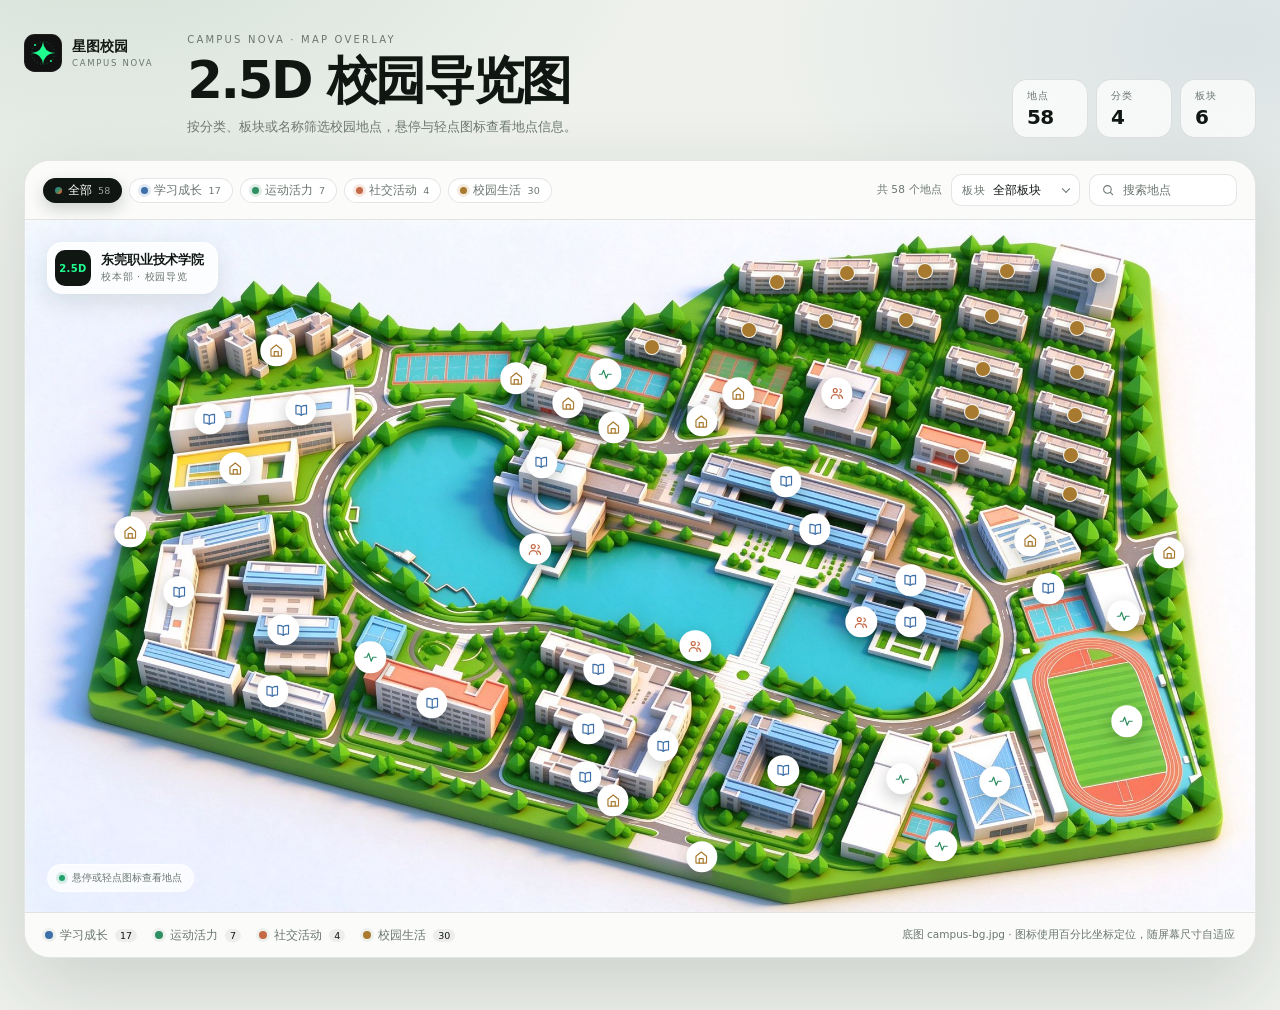
<file: campus-map.html>
<!doctype html>
<html lang="zh-CN">
<head>
  <meta charset="UTF-8">
  <meta name="viewport" content="width=device-width, initial-scale=1, viewport-fit=cover">
  <meta name="theme-color" content="#EEF1EC">
  <meta name="description" content="星图校园 2.5D 校园导览图：在静态底图上按百分比坐标标注校园地点。">
  <title>校园导览图 · 星图校园</title>
  <link rel="icon" type="image/svg+xml" href="assets/logo-mark.svg?v=2">
  <link rel="stylesheet" href="css/campus-map.css">
</head>
<body>
  <div class="page">
    <header class="page-head">
      <a class="brand" href="index.html">
        <img src="assets/logo-mark.svg?v=2" width="38" height="38" alt="">
        <span><strong>星图校园</strong><small>CAMPUS NOVA</small></span>
      </a>

      <div class="head-copy">
        <p class="eyebrow">CAMPUS NOVA · MAP OVERLAY</p>
        <h1>2.5D 校园导览图</h1>
        <p class="lead">按分类、板块或名称筛选校园地点，悬停与轻点图标查看地点信息。</p>
      </div>

      <dl class="head-stats" aria-label="地图数据概览">
        <div><dt>地点</dt><dd id="stat-total">—</dd></div>
        <div><dt>分类</dt><dd id="stat-categories">—</dd></div>
        <div><dt>板块</dt><dd id="stat-zones">—</dd></div>
      </dl>
    </header>

    <main>
      <section class="map-card" aria-labelledby="map-title">
        <h2 class="sr-only" id="map-title">东莞职业技术学院校本部校园地图</h2>

        <div class="map-tools">
          <div class="chips" id="category-chips" role="group" aria-label="按地点分类筛选"></div>
          <div class="tool-right">
            <span class="filter-summary" id="filter-summary" aria-live="polite">—</span>
            <label class="zone-filter">
              <span>板块</span>
              <select id="zone-select" aria-label="按板块筛选"></select>
            </label>
            <label class="search-filter">
              <svg viewBox="0 0 24 24" fill="none" stroke="currentColor" stroke-width="1.8" stroke-linecap="round" aria-hidden="true"><circle cx="11" cy="11" r="6.5"/><path d="m16 16 4 4"/></svg>
              <input id="poi-search" type="search" placeholder="搜索地点" autocomplete="off">
            </label>
          </div>
        </div>

        <div class="map-viewport">
          <div class="map-frame">
            <img class="map-bg" src="assets/campus-bg.jpg" alt="东莞职业技术学院校本部 2.5D 等距校园地图" draggable="false" decoding="async" fetchpriority="high">
            <div class="poi-layer" id="poi-layer"></div>

            <div class="map-badge" aria-hidden="true">
              <span>2.5D</span>
              <div><strong>东莞职业技术学院</strong><small>校本部 · 校园导览</small></div>
            </div>
            <div class="map-hint" aria-hidden="true"><i></i><span class="hint-desktop">悬停或轻点图标查看地点</span><span class="hint-touch">左右滑动查看 · 轻点图标</span></div>
          </div>
        </div>

        <footer class="map-foot">
          <div class="legend" id="legend" aria-label="地点分类图例"></div>
          <p>底图 campus-bg.jpg · 图标使用百分比坐标定位，随屏幕尺寸自适应</p>
        </footer>
      </section>
    </main>
  </div>

  <noscript><p class="map-error">请启用 JavaScript 以渲染校园地点图标。</p></noscript>
  <script src="js/campus-map.js" defer></script>
</body>
</html>
</file>
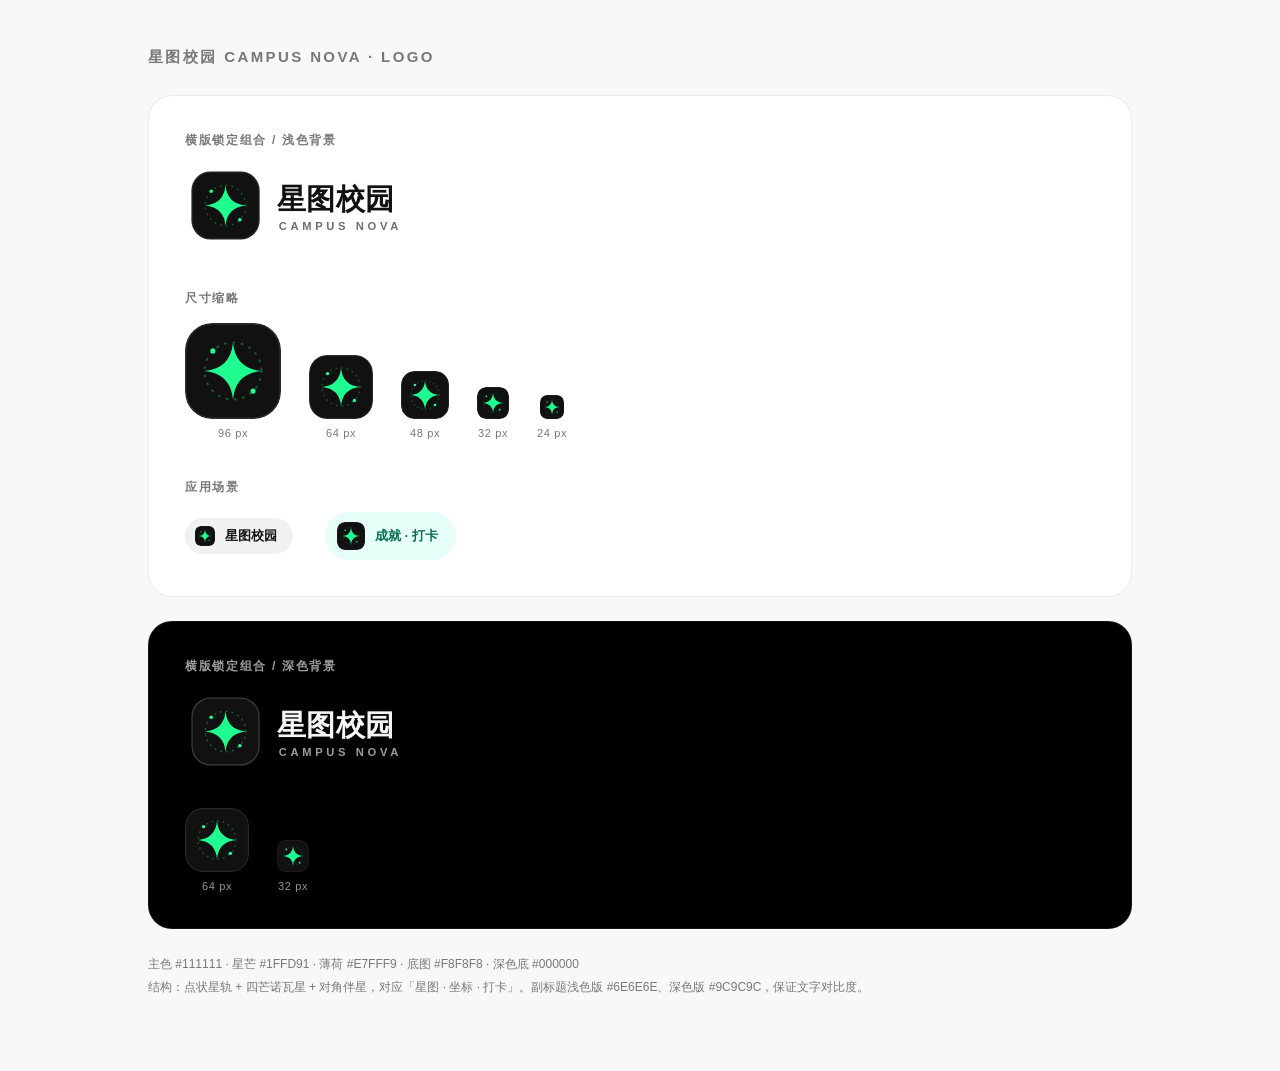
<file: logo-preview.html>
<!DOCTYPE html>
<html lang="zh-CN">
<head>
<meta charset="UTF-8">
<meta name="viewport" content="width=device-width, initial-scale=1">
<title>星图校园 · Logo 预览</title>
<style>
  :root{
    --ink:#111111; --muted:#787878; --line:rgba(0,0,0,.08);
    --ivory:#F8F8F8; --dark:#000000; --dark-surface:#141414; --dark-text:#F5F5F5;
  }
  *{box-sizing:border-box}
  body{margin:0;font-family:"Microsoft YaHei UI","PingFang SC","Noto Sans SC",sans-serif;background:var(--ivory);color:var(--ink)}
  .wrap{max-width:1040px;margin:0 auto;padding:48px 28px 72px}
  h1{font-size:15px;letter-spacing:.16em;text-transform:uppercase;color:var(--muted);font-weight:700;margin:0 0 28px}
  section{border-radius:24px;padding:36px;margin-bottom:24px;border:1px solid var(--line)}
  .light{background:#fff}
  .dark{background:var(--dark);border-color:rgba(255,255,255,.08);color:var(--dark-text)}
  .row{display:flex;flex-wrap:wrap;align-items:center;gap:32px}
  .label{font-size:12px;letter-spacing:.14em;text-transform:uppercase;color:var(--muted);font-weight:700;margin:0 0 16px}
  .dark .label{color:#9C9C9C}
  .lockup{width:min(320px,100%);height:auto}
  .sizes{display:flex;align-items:flex-end;gap:28px;flex-wrap:wrap}
  .sizes figure{margin:0;text-align:center}
  .sizes img{display:block;margin:0 auto 8px;border-radius:28%}
  .sizes figcaption{font-size:11px;color:var(--muted);letter-spacing:.06em}
  .tab{display:inline-flex;align-items:center;gap:10px;padding:8px 16px 8px 10px;border-radius:999px;background:#F1F1F1;color:#111;font-size:13px;font-weight:700}
  .tab img{width:20px;height:20px;border-radius:28%}
  .chip-mint{display:inline-flex;align-items:center;gap:10px;padding:10px 18px 10px 12px;border-radius:999px;background:#E7FFF9;color:#07714F;font-size:13px;font-weight:700}
  .chip-mint img{width:28px;height:28px;border-radius:28%}
  footer{margin-top:8px;font-size:12px;color:var(--muted);line-height:1.9}
</style>
</head>
<body>
<div class="wrap">
  <h1>星图校园 Campus Nova · Logo</h1>

  <section class="light">
    <p class="label">横版锁定组合 / 浅色背景</p>
    <img class="lockup" src="assets/logo-lockup.svg" alt="星图校园 Campus Nova 横版 Logo">

    <p class="label" style="margin-top:40px">尺寸缩略</p>
    <div class="sizes">
      <figure><img src="assets/logo-mark.svg" width="96" height="96" alt=""><figcaption>96 px</figcaption></figure>
      <figure><img src="assets/logo-mark.svg" width="64" height="64" alt=""><figcaption>64 px</figcaption></figure>
      <figure><img src="assets/logo-mark.svg" width="48" height="48" alt=""><figcaption>48 px</figcaption></figure>
      <figure><img src="assets/logo-mark.svg" width="32" height="32" alt=""><figcaption>32 px</figcaption></figure>
      <figure><img src="assets/logo-mark.svg" width="24" height="24" alt=""><figcaption>24 px</figcaption></figure>
    </div>

    <p class="label" style="margin-top:40px">应用场景</p>
    <div class="row">
      <span class="tab"><img src="assets/logo-mark.svg" alt="">星图校园</span>
      <span class="chip-mint"><img src="assets/logo-mark.svg" alt="">成就 · 打卡</span>
    </div>
  </section>

  <section class="dark">
    <p class="label">横版锁定组合 / 深色背景</p>
    <img class="lockup" src="assets/logo-lockup-dark.svg" alt="星图校园 Campus Nova 横版 Logo（深色版）">
    <div class="sizes" style="margin-top:32px">
      <figure><img src="assets/logo-mark.svg" width="64" height="64" alt=""><figcaption style="color:#8A9B93">64 px</figcaption></figure>
      <figure><img src="assets/logo-mark.svg" width="32" height="32" alt=""><figcaption style="color:#8A9B93">32 px</figcaption></figure>
    </div>
  </section>

  <footer>
    主色 #111111 · 星芒 #1FFD91 · 薄荷 #E7FFF9 · 底图 #F8F8F8 · 深色底 #000000<br>
    结构：点状星轨 + 四芒诺瓦星 + 对角伴星，对应「星图 · 坐标 · 打卡」。副标题浅色版 #6E6E6E、深色版 #9C9C9C，保证文字对比度。
  </footer>
</div>
</body>
</html>
</file>
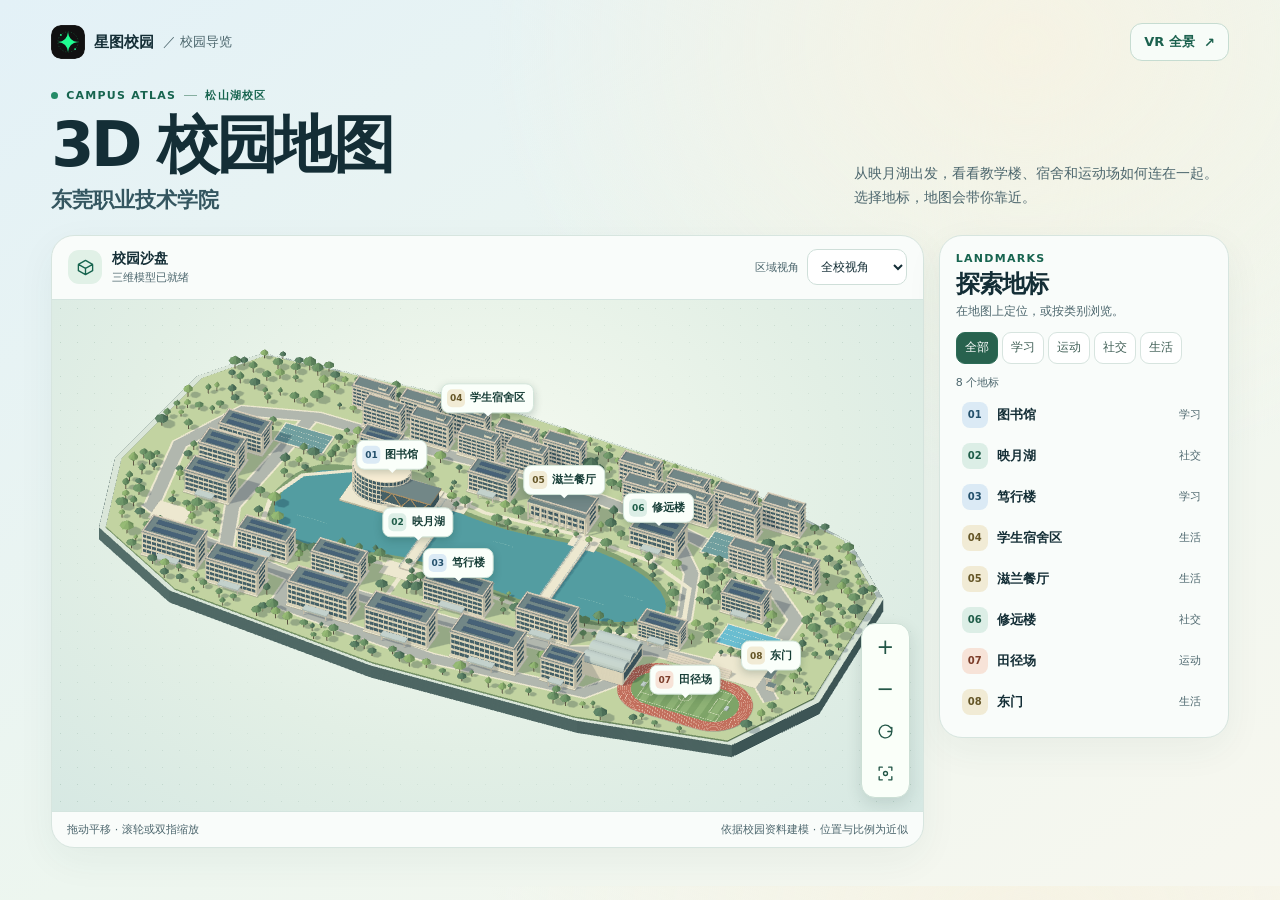
<file: map3d.html>
<!doctype html>
<html lang="zh-CN">
<head>
  <meta charset="utf-8">
  <meta name="viewport" content="width=device-width, initial-scale=1">
  <meta name="theme-color" content="#eef6f2">
  <title>3D 校园地图 · 星图校园</title>
  <script src="js/theme.js?v=1"></script>
  <link rel="icon" type="image/svg+xml" href="assets/logo-mark.svg?v=2">
  <link rel="stylesheet" href="css/map3d.css?v=2">
  <script type="importmap">
    { "imports": { "three": "./vendor/three/three.module.js" } }
  </script>
  <script type="module" src="js/map3d/page.js?v=2"></script>
</head>
<body>
  <main class="atlas">
    <nav class="atlas-nav" aria-label="校园导览">
      <a class="atlas-brand" href="panorama.html"><img src="assets/logo-mark.svg?v=2" alt="" width="34" height="34"> 星图校园 <span>／ 校园导览</span></a>
      <a class="atlas-vr" href="panorama.html#vr-tour">VR 全景 <span aria-hidden="true">↗</span></a>
    </nav>

    <header class="atlas-header">
      <div>
        <p class="atlas-kicker"><span></span> CAMPUS ATLAS <span class="kicker-divider"></span> 松山湖校区</p>
        <h1>3D 校园地图</h1>
        <p class="atlas-school">东莞职业技术学院</p>
      </div>
      <p class="atlas-intro">从映月湖出发，看看教学楼、宿舍和运动场如何连在一起。选择地标，地图会带你靠近。</p>
    </header>

    <div class="atlas-workspace">
      <section class="atlas-map" aria-label="校园三维沙盘">
        <div class="atlas-map-bar">
          <div class="atlas-map-title"><span class="atlas-model-icon" aria-hidden="true"><svg viewBox="0 0 24 24"><path d="m12 3 9 5v8l-9 5-9-5V8zM3 8l9 5 9-5m-9 5v8"/></svg></span><span><strong>校园沙盘</strong><small id="map-status" role="status">正在加载 3D 模型</small></span></div>
          <label class="atlas-zone">区域视角<select id="zone" disabled><option value="">全校视角</option></select></label>
        </div>

        <div class="map-stage" id="stage">
          <img class="atlas-preview" src="assets/campus3d/overview.webp" alt="松山湖校区三维模型预览" width="1280" height="780" draggable="false">
          <div class="atlas-controls" id="map-controls" aria-label="地图控制" hidden>
            <button type="button" id="zoom-in" aria-label="放大" title="放大">+</button>
            <button type="button" id="zoom-out" aria-label="缩小" title="缩小">−</button>
            <button type="button" id="rotate-view" aria-label="旋转视角" title="旋转 45°"><svg viewBox="0 0 24 24" aria-hidden="true"><path d="M20 7v5h-5M20 12a8 8 0 1 1-2.1-5.4L20 9"/></svg></button>
            <button type="button" id="zoom-reset" aria-label="重置视角" title="重置视角"><svg viewBox="0 0 24 24" aria-hidden="true"><path d="M8 4H4v4m12-4h4v4M4 16v4h4m12-4v4h-4"/><circle cx="12" cy="12" r="2.5"/></svg></button>
          </div>
        </div>

        <footer class="atlas-map-footer">
          <span id="map-hint">拖动平移 · 滚轮或双指缩放</span>
          <span>依据校园资料建模 · 位置与比例为近似</span>
        </footer>
      </section>

      <aside class="atlas-guide" aria-labelledby="guide-title">
        <div class="atlas-guide-heading">
          <p class="atlas-kicker">LANDMARKS</p>
          <h2 id="guide-title">探索地标</h2>
          <p>在地图上定位，或按类别浏览。</p>
        </div>
        <div class="atlas-filters" id="filters" role="group" aria-label="地标类别"></div>
        <div class="atlas-detail" id="place-detail" aria-live="polite" hidden></div>
        <p class="atlas-list-count" id="result-count" aria-live="polite"></p>
        <ul class="atlas-places" id="places"></ul>
      </aside>
    </div>
    <noscript><p>启用 JavaScript 后可操作三维地图和地标列表。</p></noscript>
  </main>
</body>
</html>
</file>
<file: css/campus-map.css>
/* ============================================================
   校园 2.5D 底图叠加层
   坐标全部使用百分比，底图与图标层共用同一个等比容器
   ============================================================ */

:root {
  color-scheme: light;
  --paper: #EEF1EC;
  --surface: #FFFFFF;
  --surface-soft: rgba(255, 255, 255, .72);
  --ink: #101713;
  --muted: #6B766F;
  --line: rgba(16, 23, 19, .11);
  --shadow: 0 28px 80px rgba(28, 44, 35, .16);
  --font: "PingFang SC", "Microsoft YaHei", "Hiragino Sans GB", system-ui, -apple-system, sans-serif;
}

* { box-sizing: border-box; }

html, body { margin: 0; }

body {
  min-height: 100vh;
  color: var(--ink);
  font-family: var(--font);
  background:
    radial-gradient(900px 520px at 8% -8%, rgba(117, 168, 143, .22), transparent 62%),
    radial-gradient(760px 460px at 96% 4%, rgba(116, 151, 190, .16), transparent 60%),
    var(--paper);
  -webkit-font-smoothing: antialiased;
}

button { font: inherit; }

.sr-only {
  position: absolute;
  width: 1px;
  height: 1px;
  padding: 0;
  margin: -1px;
  overflow: hidden;
  clip: rect(0, 0, 0, 0);
  white-space: nowrap;
  border: 0;
}

.page {
  width: min(1400px, calc(100% - 48px));
  margin: 0 auto;
  padding: 34px 0 52px;
}

/* ---------- 页头 ---------- */
.page-head {
  display: grid;
  grid-template-columns: auto minmax(0, 1fr) auto;
  align-items: end;
  gap: 34px;
  margin-bottom: 22px;
}

.brand {
  display: inline-flex;
  align-items: center;
  gap: 10px;
  align-self: start;
  color: inherit;
  text-decoration: none;
}

.brand img { display: block; width: 38px; height: 38px; }

.brand strong {
  display: block;
  font-size: 14px;
  letter-spacing: -.01em;
}

.brand small {
  display: block;
  margin-top: 2px;
  color: var(--muted);
  font-size: 8.5px;
  letter-spacing: .2em;
}

.eyebrow {
  margin: 0;
  color: var(--muted);
  font-size: 10px;
  letter-spacing: .22em;
}

.head-copy h1 {
  margin: 9px 0 10px;
  font-size: clamp(32px, 4vw, 54px);
  font-weight: 700;
  line-height: 1.02;
  letter-spacing: -.045em;
}

.lead {
  max-width: 560px;
  margin: 0;
  color: var(--muted);
  font-size: 13px;
  line-height: 1.7;
}

.head-stats {
  display: flex;
  gap: 8px;
  margin: 0;
}

.head-stats div {
  min-width: 76px;
  padding: 10px 14px;
  border: 1px solid var(--line);
  border-radius: 15px;
  background: var(--surface-soft);
  backdrop-filter: blur(12px);
}

.head-stats dt {
  color: var(--muted);
  font-size: 9.5px;
  letter-spacing: .14em;
}

.head-stats dd {
  margin: 4px 0 0;
  font-size: 20px;
  font-weight: 700;
  line-height: 1;
  letter-spacing: -.03em;
}

/* ---------- 地图卡片 ---------- */
.map-card {
  overflow: hidden;
  border: 1px solid var(--line);
  border-radius: 26px;
  background: var(--surface);
  box-shadow: var(--shadow);
}

/* ---------- 筛选工具栏 ---------- */
.map-tools {
  display: flex;
  align-items: center;
  justify-content: space-between;
  gap: 14px;
  padding: 13px 18px;
  border-bottom: 1px solid var(--line);
  background: rgba(251, 252, 250, .92);
}

.chips {
  display: flex;
  flex-wrap: wrap;
  gap: 7px;
  min-width: 0;
}

.chip {
  display: inline-flex;
  align-items: center;
  gap: 6px;
  padding: 6px 11px;
  border: 1px solid var(--line);
  border-radius: 999px;
  background: var(--surface);
  color: var(--muted);
  font-size: 11.5px;
  line-height: 1;
  white-space: nowrap;
  cursor: pointer;
  transition: color .18s ease, background .18s ease, border-color .18s ease, box-shadow .18s ease;
}

.chip:hover {
  border-color: var(--border-strong, rgba(16, 23, 19, .24));
  color: var(--ink);
}

.chip:focus-visible {
  outline: 2px solid var(--ink);
  outline-offset: 2px;
}

.chip i {
  width: 7px;
  height: 7px;
  border-radius: 50%;
  background: var(--poi, var(--muted));
  box-shadow: 0 0 0 3px color-mix(in srgb, var(--poi, transparent) 16%, transparent);
}

.chip em {
  color: var(--muted);
  font-size: 9.5px;
  font-style: normal;
  letter-spacing: .02em;
}

.chip.active {
  border-color: transparent;
  background: var(--ink);
  color: #FFF;
  box-shadow: 0 6px 16px rgba(16, 23, 19, .2);
}

.chip.active em { color: rgba(255, 255, 255, .6); }

.chip.chip-all i {
  background: linear-gradient(135deg, #3E6FA8, #2F8F63 45%, #C46A46 78%, #A87A2F);
}

.tool-right {
  display: flex;
  align-items: center;
  gap: 9px;
  flex: none;
}

.filter-summary {
  color: var(--muted);
  font-size: 10.5px;
  letter-spacing: .02em;
  white-space: nowrap;
  font-variant-numeric: tabular-nums;
}

.zone-filter {
  position: relative;
  display: inline-flex;
  align-items: center;
  gap: 7px;
  padding: 0 10px;
  height: 32px;
  border: 1px solid var(--line);
  border-radius: 10px;
  background: var(--surface);
  color: var(--muted);
  font-size: 11px;
}

.zone-filter > span {
  letter-spacing: .08em;
  pointer-events: none;
}

.zone-filter select {
  max-width: 132px;
  padding: 0 16px 0 0;
  border: 0;
  background: transparent;
  color: var(--ink);
  font: inherit;
  font-size: 11.5px;
  cursor: pointer;
  appearance: none;
  -webkit-appearance: none;
  outline: none;
}

.zone-filter::after {
  content: "";
  position: absolute;
  right: 10px;
  top: 50%;
  width: 5px;
  height: 5px;
  border-right: 1.4px solid var(--muted);
  border-bottom: 1.4px solid var(--muted);
  transform: translateY(-70%) rotate(45deg);
  pointer-events: none;
}

.search-filter {
  display: inline-flex;
  align-items: center;
  gap: 6px;
  height: 32px;
  padding: 0 11px;
  border: 1px solid var(--line);
  border-radius: 10px;
  background: var(--surface);
  transition: border-color .18s ease, box-shadow .18s ease;
}

.search-filter:focus-within {
  border-color: var(--ink);
  box-shadow: 0 0 0 3px rgba(16, 23, 19, .07);
}

.search-filter svg {
  flex: none;
  width: 14px;
  height: 14px;
  color: var(--muted);
}

.search-filter input {
  width: 104px;
  min-width: 0;
  border: 0;
  background: transparent;
  color: var(--ink);
  font: inherit;
  font-size: 11.5px;
  outline: none;
}

.search-filter input::placeholder { color: var(--muted); }

.map-viewport {
  overflow-x: auto;
  overflow-y: hidden;
  -webkit-overflow-scrolling: touch;
  scrollbar-width: thin;
}

.map-frame {
  position: relative;
  aspect-ratio: 2200 / 1238;
  background: #DDE8E4;
}

.map-bg {
  position: absolute;
  inset: 0;
  display: block;
  width: 100%;
  height: 100%;
  object-fit: fill;
  user-select: none;
  -webkit-user-drag: none;
}

/* 图标层与底图严格同尺寸，百分比坐标才能对齐 */
.poi-layer {
  position: absolute;
  inset: 0;
  z-index: 2;
}

.map-badge {
  position: absolute;
  top: clamp(12px, 1.8vw, 22px);
  left: clamp(12px, 1.8vw, 22px);
  z-index: 3;
  display: flex;
  align-items: center;
  gap: 10px;
  padding: 7px 13px 7px 7px;
  border: 1px solid rgba(255, 255, 255, .62);
  border-radius: 15px;
  background: rgba(255, 255, 255, .78);
  box-shadow: 0 8px 24px rgba(20, 38, 28, .12);
  backdrop-filter: blur(14px);
  pointer-events: none;
}

.map-badge > span {
  display: grid;
  place-items: center;
  width: 36px;
  height: 36px;
  border-radius: 10px;
  background: var(--ink);
  color: #1FFD91;
  font-size: 10px;
  font-weight: 800;
  letter-spacing: .04em;
}

.map-badge strong {
  display: block;
  font-size: 12.5px;
  letter-spacing: -.01em;
}

.map-badge small {
  display: block;
  margin-top: 2px;
  color: var(--muted);
  font-size: 9.5px;
  letter-spacing: .08em;
}

.map-hint {
  position: absolute;
  bottom: clamp(12px, 1.8vw, 20px);
  left: clamp(12px, 1.8vw, 22px);
  z-index: 3;
  display: inline-flex;
  align-items: center;
  gap: 7px;
  padding: 6px 11px;
  border: 1px solid rgba(255, 255, 255, .6);
  border-radius: 999px;
  background: rgba(255, 255, 255, .74);
  color: var(--muted);
  font-size: 10px;
  backdrop-filter: blur(12px);
  pointer-events: none;
}

.map-hint i {
  width: 6px;
  height: 6px;
  border-radius: 50%;
  background: #1FA36B;
  box-shadow: 0 0 0 3px rgba(31, 163, 107, .16);
}

.hint-touch { display: none; }

/* ---------- POI 悬浮图标 ---------- */
.poi {
  --pin: clamp(24px, 2.45vw, 38px);
  position: absolute;
  z-index: 1;
  width: var(--pin);
  height: var(--pin);
  padding: 0;
  border: 0;
  border-radius: 50%;
  background: none;
  transform: translate(-50%, -50%);
  cursor: pointer;
  -webkit-tap-highlight-color: transparent;
}

.poi[data-category="学习成长"] { --poi: #3E6FA8; }
.poi[data-category="运动活力"] { --poi: #2F8F63; }
.poi[data-category="社交活动"] { --poi: #C46A46; }
.poi[data-category="校园生活"] { --poi: #A87A2F; }

/* 次级地点（如各栋宿舍）：用小圆点表示，避免密集区域图标互相压盖 */
.poi--minor {
  --pin: clamp(13px, 1.25vw, 19px);
}

.poi--minor .poi-pin {
  background: var(--poi);
  border-width: 1.5px;
  box-shadow: 0 3px 9px rgba(12, 22, 16, .3);
}

.poi--minor .poi-pin::after { display: none; }

.poi--minor:hover .poi-pin,
.poi--minor.is-open .poi-pin {
  transform: scale(1.28);
}

/* 被筛选条件排除的地点：保留位置，但明显淡出且不可点击 */
.poi.is-muted {
  opacity: .16;
  pointer-events: none;
  filter: grayscale(1);
}

.poi {
  transition: opacity .22s ease, filter .22s ease;
}

.poi-pin {
  position: relative;
  display: grid;
  place-items: center;
  width: 100%;
  height: 100%;
  border: 1.5px solid rgba(255, 255, 255, .92);
  border-radius: 50%;
  background: #FFF;
  color: var(--poi);
  box-shadow:
    0 5px 16px rgba(12, 22, 16, .24),
    0 1px 0 rgba(255, 255, 255, .9) inset;
  transition: transform .2s cubic-bezier(.2, .8, .2, 1), box-shadow .2s ease;
}

.poi-pin svg {
  display: block;
  width: 54%;
  height: 54%;
}

/* 呼吸环：让图标在复杂底图上更容易被注意到 */
.poi-pin::after {
  content: "";
  position: absolute;
  inset: -5px;
  border: 1.5px solid var(--poi);
  border-radius: inherit;
  opacity: 0;
  animation: poi-pulse 4.2s ease-out infinite;
  animation-delay: var(--delay, 0s);
}

@keyframes poi-pulse {
  0% { transform: scale(.72); opacity: .42; }
  55% { opacity: 0; }
  100% { transform: scale(1.34); opacity: 0; }
}

.poi:hover,
.poi.is-open { z-index: 60; }

.poi:hover .poi-pin,
.poi.is-open .poi-pin {
  transform: scale(1.14);
  box-shadow:
    0 9px 24px rgba(12, 22, 16, .3),
    0 1px 0 rgba(255, 255, 255, .9) inset;
}

.poi:focus { outline: none; }

.poi:focus-visible .poi-pin {
  outline: 2px solid #FFF;
  outline-offset: 2px;
  box-shadow: 0 0 0 5px var(--poi), 0 9px 24px rgba(12, 22, 16, .28);
}

/* ---------- 悬浮信息卡 ---------- */
.poi-tip {
  --tx: -50%;
  --arrow-left: 50%;
  position: absolute;
  bottom: calc(100% + 10px);
  left: 50%;
  width: max-content;
  max-width: min(230px, 60vw);
  padding: 10px 12px;
  border-radius: 13px;
  background: #111A15;
  color: #FFF;
  text-align: left;
  opacity: 0;
  visibility: hidden;
  pointer-events: none;
  transform: translate(var(--tx), 6px);
  box-shadow: 0 14px 34px rgba(0, 0, 0, .28);
  transition: opacity .18s ease, transform .18s ease, visibility .18s;
}

.poi-tip::after {
  content: "";
  position: absolute;
  bottom: -5px;
  left: var(--arrow-left);
  width: 10px;
  height: 10px;
  border-radius: 2px;
  background: #111A15;
  transform: translateX(-50%) rotate(45deg);
}

.tip-zone {
  display: block;
  color: rgba(255, 255, 255, .52);
  font-size: 9.5px;
  letter-spacing: .14em;
}

.poi-tip strong {
  display: block;
  margin-top: 3px;
  font-size: 13px;
  font-weight: 700;
  line-height: 1.25;
  white-space: nowrap;
}

.tip-cat {
  display: inline-flex;
  align-items: center;
  gap: 5px;
  margin-top: 7px;
  color: rgba(255, 255, 255, .72);
  font-size: 10px;
}

.tip-cat i {
  width: 6px;
  height: 6px;
  border-radius: 50%;
  background: var(--poi);
}

/* 靠近边缘时自动翻转方向，避免被地图容器裁切 */
.poi.tip-start .poi-tip {
  --tx: 0;
  --arrow-left: 22px;
  left: -8px;
}

.poi.tip-end .poi-tip {
  --tx: -100%;
  --arrow-left: calc(100% - 22px);
  right: -8px;
  left: auto;
}

.poi.tip-below .poi-tip {
  top: calc(100% + 10px);
  bottom: auto;
  transform: translate(var(--tx), -6px);
}

.poi.tip-below .poi-tip::after {
  top: -5px;
  bottom: auto;
}

.poi:hover .poi-tip,
.poi:focus-visible .poi-tip,
.poi.is-open .poi-tip {
  opacity: 1;
  visibility: visible;
  transform: translate(var(--tx), 0);
}

/* ---------- 卡片底栏 ---------- */
.map-foot {
  display: flex;
  align-items: center;
  justify-content: space-between;
  gap: 18px;
  padding: 14px 20px;
  border-top: 1px solid var(--line);
  background: rgba(251, 252, 250, .9);
}

.legend {
  display: flex;
  flex-wrap: wrap;
  gap: 8px 18px;
}

.legend-item {
  display: inline-flex;
  align-items: center;
  gap: 7px;
  color: var(--muted);
  font-size: 11.5px;
}

.legend-item i {
  width: 8px;
  height: 8px;
  border-radius: 50%;
  background: var(--poi);
  box-shadow: 0 0 0 3px rgba(16, 23, 19, .05);
}

.legend-item em {
  padding: 1px 5px;
  border-radius: 999px;
  background: rgba(16, 23, 19, .06);
  color: var(--ink);
  font-size: 9.5px;
  font-style: normal;
}

.map-foot p {
  margin: 0;
  color: var(--muted);
  font-size: 10.5px;
  line-height: 1.5;
  text-align: right;
}

.map-error {
  position: absolute;
  top: 50%;
  left: 50%;
  z-index: 5;
  width: min(360px, 84%);
  margin: 0;
  padding: 16px 18px;
  border: 1px solid rgba(194, 55, 44, .2);
  border-radius: 14px;
  background: rgba(255, 255, 255, .94);
  color: #8C2C24;
  font-size: 12px;
  line-height: 1.7;
  text-align: center;
  transform: translate(-50%, -50%);
}

/* ---------- 响应式 ---------- */
@media (max-width: 900px) {
  .page {
    width: min(100% - 28px, 1400px);
    padding-top: 22px;
  }

  .page-head {
    grid-template-columns: 1fr auto;
    gap: 18px;
  }

  .head-copy {
    grid-column: 1 / -1;
    order: 3;
  }

  .head-stats {
    justify-self: end;
  }

  .head-copy h1 {
    font-size: clamp(30px, 8vw, 42px);
  }

  .map-card { border-radius: 20px; }

  .map-tools {
    flex-direction: column;
    align-items: stretch;
    gap: 10px;
    padding: 12px 14px;
  }

  /* 分类较多时横向滚动，避免挤出卡片 */
  .chips {
    flex-wrap: nowrap;
    overflow-x: auto;
    padding-bottom: 2px;
    scrollbar-width: none;
  }

  .chips::-webkit-scrollbar { display: none; }

  .tool-right {
    justify-content: flex-start;
    flex-wrap: wrap;
  }

  .search-filter { flex: 1 1 150px; }

  .search-filter input { width: 100%; }

  .map-foot {
    flex-direction: column;
    align-items: flex-start;
  }

  .map-foot p { text-align: left; }
}

@media (max-width: 560px) {
  .brand small { display: none; }

  .head-stats { gap: 6px; }

  .head-stats div {
    min-width: 56px;
    padding: 8px 10px;
  }

  .head-stats dd { font-size: 17px; }

  .map-badge {
    padding: 5px 10px 5px 5px;
    border-radius: 12px;
  }

  .map-badge > span {
    width: 30px;
    height: 30px;
    font-size: 8.5px;
  }

  .map-badge strong { font-size: 11.5px; }
  .map-badge small { display: none; }

  .poi-tip {
    max-width: 58vw;
    padding: 8px 10px;
    border-radius: 11px;
  }

  .poi-tip strong { font-size: 12px; }
  .tip-zone { font-size: 8.5px; }
  .tip-cat { margin-top: 5px; font-size: 9.5px; }

  .map-foot { padding: 12px 14px; }
  .legend { gap: 7px 14px; }
}

/* 窄屏下放大底图并允许横向平移，避免 36 个图标挤在极小区域 */
@media (max-width: 700px) {
  .map-frame { min-width: 780px; }
  .hint-desktop { display: none; }
  .hint-touch { display: inline; }
}

@media (prefers-reduced-motion: reduce) {
  .poi-pin::after { animation: none; }
  .poi-pin,
  .poi-tip,
  .poi { transition: none; }
}
</file>
<file: css/map3d.css>
:root {
  color-scheme: light;
  --ink: #142e36;
  --muted: #4c666d;
  --green: #17644f;
  --line: #d7e5df;
  font-family: "PingFang SC", "Microsoft YaHei", system-ui, sans-serif;
  color: var(--ink);
  background: radial-gradient(ellipse at 80% 5%, #f6f3e4 0%, transparent 37%),
    linear-gradient(145deg, #e3f1f7 0%, #edf6ef 52%, #f7f7ef 100%) fixed;
}

* { box-sizing: border-box; }
body { margin: 0; }
button, select { font: inherit; }
button, select, a { -webkit-tap-highlight-color: transparent; }
button { cursor: pointer; }
[hidden] { display: none !important; }
:focus-visible { outline: 2px solid #146c55; outline-offset: 3px; }

.atlas { max-width: 1520px; margin-inline: auto; padding: 23px clamp(16px, 4vw, 60px) 38px; }
.atlas-nav { display: flex; justify-content: space-between; align-items: center; gap: 12px; }
.atlas-brand, .atlas-vr { display: inline-flex; align-items: center; gap: 9px; text-decoration: none; }
.atlas-brand { color: var(--ink); font-size: 15px; font-weight: 800; }
.atlas-brand img { border-radius: 10px; }
.atlas-brand span { color: var(--muted); font-size: 13px; font-weight: 500; }
.atlas-vr { border: 1px solid #c6dcd1; border-radius: 12px; background: #f7fcf8; color: #1b614e; font-size: 13px; font-weight: 800; padding: 9px 13px; white-space: nowrap; }
.atlas-vr:hover { background: #dff2e8; }

.atlas-header { display: flex; align-items: end; justify-content: space-between; gap: 30px; margin: 27px 0 21px; }
.atlas-kicker { display: flex; align-items: center; gap: 8px; margin: 0; color: var(--green); font-size: 11px; font-weight: 800; letter-spacing: .115em; }
.atlas-header .atlas-kicker span:first-child { width: 7px; height: 7px; border-radius: 50%; background: #248b67; }
.kicker-divider { width: 13px; height: 1px; background: #86aea0; }
.atlas h1 { margin: 7px 0 2px; font-size: clamp(35px, 5vw, 62px); line-height: 1.14; letter-spacing: -.055em; }
.atlas-school { margin: 5px 0 0; font-size: clamp(15px, 2vw, 21px); color: #345660; font-weight: 700; }
.atlas-intro { max-width: 375px; margin: 0 0 4px; font-size: 14px; line-height: 1.7; color: var(--muted); }

.atlas-workspace { display: grid; grid-template-columns: minmax(0, 1fr) 290px; align-items: start; gap: 15px; }
.atlas-map, .atlas-guide { border: 1px solid var(--line); border-radius: 23px; background: #f9fcfa; box-shadow: 0 12px 38px #284f4a0e; }
.atlas-map { overflow: hidden; }
.atlas-map-bar { display: flex; justify-content: space-between; align-items: center; gap: 12px; min-height: 63px; padding: 10px 16px; }
.atlas-map-title { display: flex; align-items: center; gap: 10px; }
.atlas-map-title strong, .atlas-map-title small { display: block; }
.atlas-map-title strong { font-size: 14px; }
.atlas-map-title small { margin-top: 2px; font-size: 11px; color: var(--muted); }
.atlas-model-icon { display: grid; place-items: center; width: 34px; height: 34px; border-radius: 11px; background: #e1f1e7; color: var(--green); }
.atlas-model-icon svg, .atlas-controls svg { width: 19px; height: 19px; fill: none; stroke: currentColor; stroke-width: 1.7; stroke-linecap: round; stroke-linejoin: round; }
.atlas-zone { display: flex; align-items: center; gap: 8px; color: var(--muted); font-size: 11px; }
.atlas-zone select { color: var(--ink); min-height: 36px; border: 1px solid #cfdfd9; border-radius: 10px; background: #fff; padding: 5px 9px; font-size: 12px; }

.map-stage { position: relative; height: clamp(420px, 57vh, 645px); overflow: hidden; isolation: isolate; border-block: 1px solid #d4e5df;
  background: radial-gradient(ellipse at 49% 34%, #f5faf0 0%, #e2efe5 58%, #d6e8e3 100%); }
.map-stage::before { content: ""; position: absolute; inset: 0; pointer-events: none; background-image: radial-gradient(#40725b34 0.65px, transparent 0.8px); background-size: 17px 17px; mask-image: radial-gradient(ellipse, transparent 36%, #000); }
.atlas-preview { position: absolute; inset: 0; width: 100%; height: 100%; object-fit: contain; padding: 2%; pointer-events: none; }
.map-stage.is-ready .atlas-preview { visibility: hidden; }
.map3d-canvas { position: absolute; inset: 0; display: block; width: 100%; height: 100%; touch-action: none; cursor: grab; }
.is-dragging .map3d-canvas { cursor: grabbing; }
.atlas-controls { position: absolute; z-index: 3; right: 13px; bottom: 13px; display: grid; gap: 3px; padding: 4px; border: 1px solid #ccdfd5; border-radius: 14px; background: #fafff9; box-shadow: 0 6px 16px #153b3020; }
.atlas-controls button { display: grid; place-items: center; width: 39px; height: 39px; border: 0; border-radius: 9px; background: none; color: #225647; font-size: 21px; line-height: 1; }
.atlas-controls button:hover { background: #e1f0e7; }
.atlas-map-footer { display: flex; flex-wrap: wrap; justify-content: space-between; gap: 6px 14px; padding: 10px 15px; color: var(--muted); font-size: 11px; }

.map3d-labels { position: absolute; z-index: 2; inset: 0; pointer-events: none; }
.map3d-label { position: absolute; left: 0; top: 0; min-height: 30px; display: flex; align-items: center; gap: 5px; padding: 4px 8px 4px 5px; border: 1px solid #d3e5da; border-radius: 8px; background: #fafffa; color: #173e37; white-space: nowrap; font-size: 11px; font-weight: 800; pointer-events: auto; box-shadow: 0 3px 9px #11372d38; }
.map3d-label::after { content: ""; position: absolute; top: calc(100% - 3px); left: calc(50% - 3px); width: 6px; height: 6px; background: inherit; transform: rotate(45deg); }
.map3d-label:hover, .map3d-label[aria-pressed="true"] { border-color: #226954; background: #226954; color: #fff; z-index: 2; }
.map3d-label.is-out, .map3d-label.is-muted { visibility: hidden; pointer-events: none; }

.atlas-guide { min-width: 0; padding: 16px; }
.atlas-guide-heading h2 { margin: 3px 0; font-size: 24px; letter-spacing: -.035em; }
.atlas-guide-heading > p:last-child { margin: 3px 0 12px; color: var(--muted); font-size: 12px; }
.atlas-filters { display: flex; flex-wrap: wrap; gap: 4px; }
.atlas-filters button { min-height: 32px; padding: 4px 8px; border: 1px solid #d7e4df; border-radius: 9px; background: #fff; color: #416057; font-size: 12px; }
.atlas-filters button:hover { background: #edf7f0; }
.atlas-filters button[aria-pressed="true"] { border-color: #2c6b56; background: #28624e; color: #fff; }
.atlas-list-count { min-height: 1em; margin: 11px 0 6px; color: var(--muted); font-size: 11px; }
.atlas-places { display: grid; gap: 3px; margin: 0; padding: 0; list-style: none; }
.atlas-place { display: grid; grid-template-columns: 27px 1fr auto; align-items: center; gap: 8px; width: 100%; min-height: 38px; padding: 5px; border: 1px solid transparent; border-radius: 10px; background: transparent; color: var(--ink); text-align: start; }
.atlas-place:hover, .atlas-place[aria-pressed="true"] { border-color: #cde2d6; background: #e9f4ed; }
.atlas-place strong { font-size: 13px; }
.atlas-place > span:last-child { padding-inline: 5px; color: var(--muted); font-size: 11px; }
.place-index { display: grid; place-items: center; width: 26px; height: 26px; border-radius: 8px; font-size: 10px; font-weight: 800; background: #dceee6; color: #1f5d49; font-variant-numeric: tabular-nums; }
[data-category="study"] .place-index { background: #dbeaf5; color: #24516c; }
[data-category="sports"] .place-index { background: #f7e3d8; color: #7c3d29; }
[data-category="life"] .place-index { background: #f1ebd5; color: #655627; }
.map3d-label .place-index { width: 18px; height: 18px; border-radius: 5px; font-size: 9px; }

.atlas-detail { margin-top: 10px; padding: 10px; border-radius: 10px; background: #eaf4ef; }
.atlas-detail strong { font-size: 13px; }
.atlas-detail p { margin: 4px 0 6px; color: #38574f; font-size: 12px; line-height: 1.55; }
.atlas-detail a { color: #175f4c; font-size: 12px; font-weight: 800; text-underline-offset: 3px; }

:root[data-theme="dark"] {
  color-scheme: dark;
  --ink: #eff7fc;
  --muted: #b3c7d8;
  --green: #a2dfd5;
  --line: #294962;
  --atlas-panel: #102337;
  --atlas-control: #142f46;
  --atlas-hover: #214447;
  background: radial-gradient(ellipse at 80% 5%, #143d40, transparent 43%),
    linear-gradient(145deg, #04101e, #0a192a 60%, #0b1e25) fixed;
}
:root[data-theme="dark"] :focus-visible { outline-color: var(--green); }
:root[data-theme="dark"] :is(.atlas-map, .atlas-guide) {
  background: var(--atlas-panel);
  box-shadow: 0 12px 38px #010a1640;
}
:root[data-theme="dark"] :is(.atlas-vr, .atlas-zone select, .atlas-controls, .atlas-filters button, .map3d-label) {
  border-color: var(--line);
  background: var(--atlas-control);
  color: var(--ink);
}
:root[data-theme="dark"] :is(.atlas-vr, .atlas-controls button, .atlas-detail a) { color: var(--green); }
:root[data-theme="dark"] :is(.atlas-school, .atlas-detail p) { color: var(--muted); }
:root[data-theme="dark"] :is(.atlas-model-icon, .atlas-detail) { background: var(--atlas-control); }
:root[data-theme="dark"] :is(.atlas-vr:hover, .atlas-controls button:hover, .atlas-filters button:hover, .atlas-place:hover, .atlas-place[aria-pressed="true"]) {
  background: var(--atlas-hover);
  border-color: #386363;
}
:root[data-theme="dark"] :is(.map3d-label:hover, .map3d-label[aria-pressed="true"], .atlas-filters button[aria-pressed="true"]) {
  border-color: var(--green);
  background: var(--green);
  color: #102c31;
}
:root[data-theme="dark"] .atlas-header .atlas-kicker span:first-child { background: var(--green); }
:root[data-theme="dark"] .map-stage {
  border-color: var(--line);
  background: radial-gradient(ellipse at 49% 40%, #1d424a, #112c3d 63%, #0a1b2c);
}
:root[data-theme="dark"] .map-stage::before { background-image: radial-gradient(#9ecac842 0.65px, transparent 0.8px); }

@media (max-width: 970px) {
  .atlas-workspace { grid-template-columns: minmax(0, 1fr) 250px; gap: 11px; }
  .atlas-guide { padding: 13px; }
}
@media (max-width: 740px) {
  .atlas { padding-top: 15px; }
  .atlas-header { display: block; margin: 19px 0 13px; }
  .atlas-intro { margin-top: 7px; font-size: 12px; }
  .atlas-workspace { grid-template-columns: 1fr; }
  .atlas-map, .atlas-guide { border-radius: 17px; }
  .map-stage { height: clamp(275px, 39vh, 330px); }
  .atlas-controls { grid-auto-flow: column; right: 8px; bottom: 8px; }
  .atlas-controls button { width: 35px; height: 35px; }
  .map3d-label { min-width: 29px; justify-content: center; padding: 3px 4px; }
  .map3d-label__name { display: none; }
  .map3d-label[aria-pressed="true"] .map3d-label__name { display: block; }
  .atlas-places { grid-template-columns: 1fr 1fr; }
}
@media (max-width: 375px) {
  .atlas-zone { font-size: 0; }
  .atlas-place > span:last-child { display: none; }
}
</file>
